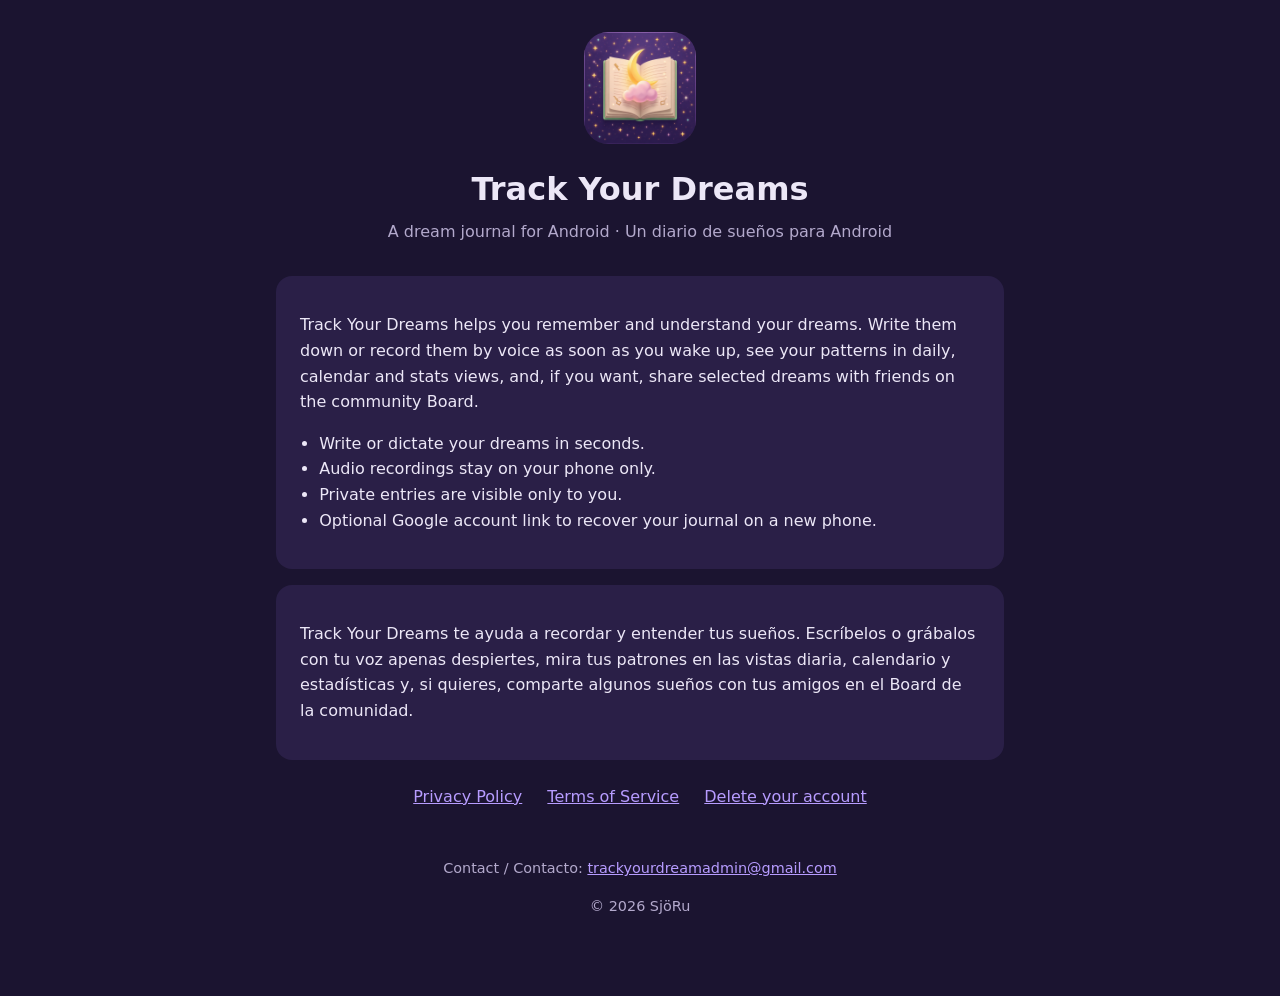
<file: index.html>
<!doctype html>
<html lang="en">
<head>
  <meta charset="utf-8">
  <meta name="viewport" content="width=device-width, initial-scale=1">
  <title>Track Your Dreams</title>
  <meta name="description" content="Track Your Dreams – a dream journal app for Android.">
  <link rel="icon" href="icon.png">
  <link rel="stylesheet" href="style.css">
</head>
<body>
<main>
  <header>
    <img src="icon.png" alt="Track Your Dreams logo">
    <h1>Track Your Dreams</h1>
    <p class="tagline">A dream journal for Android · Un diario de sueños para Android</p>
  </header>

  <div class="card">
    <p>Track Your Dreams helps you remember and understand your dreams. Write them down or record them by voice as soon as you wake up, see your patterns in daily, calendar and stats views, and, if you want, share selected dreams with friends on the community Board.</p>
    <ul>
      <li>Write or dictate your dreams in seconds.</li>
      <li>Audio recordings stay on your phone only.</li>
      <li>Private entries are visible only to you.</li>
      <li>Optional Google account link to recover your journal on a new phone.</li>
    </ul>
  </div>

  <div class="card">
    <p>Track Your Dreams te ayuda a recordar y entender tus sueños. Escríbelos o grábalos con tu voz apenas despiertes, mira tus patrones en las vistas diaria, calendario y estadísticas y, si quieres, comparte algunos sueños con tus amigos en el Board de la comunidad.</p>
  </div>

  <nav>
    <a href="privacy.html">Privacy Policy</a>
    <a href="terms.html">Terms of Service</a>
    <a href="delete-account.html">Delete your account</a>
  </nav>

  <footer>
    <p>Contact / Contacto: <a href="mailto:trackyourdreamadmin@gmail.com">trackyourdreamadmin@gmail.com</a></p>
    <p>© 2026 SjöRu</p>
  </footer>
</main>
</body>
</html>
</file>
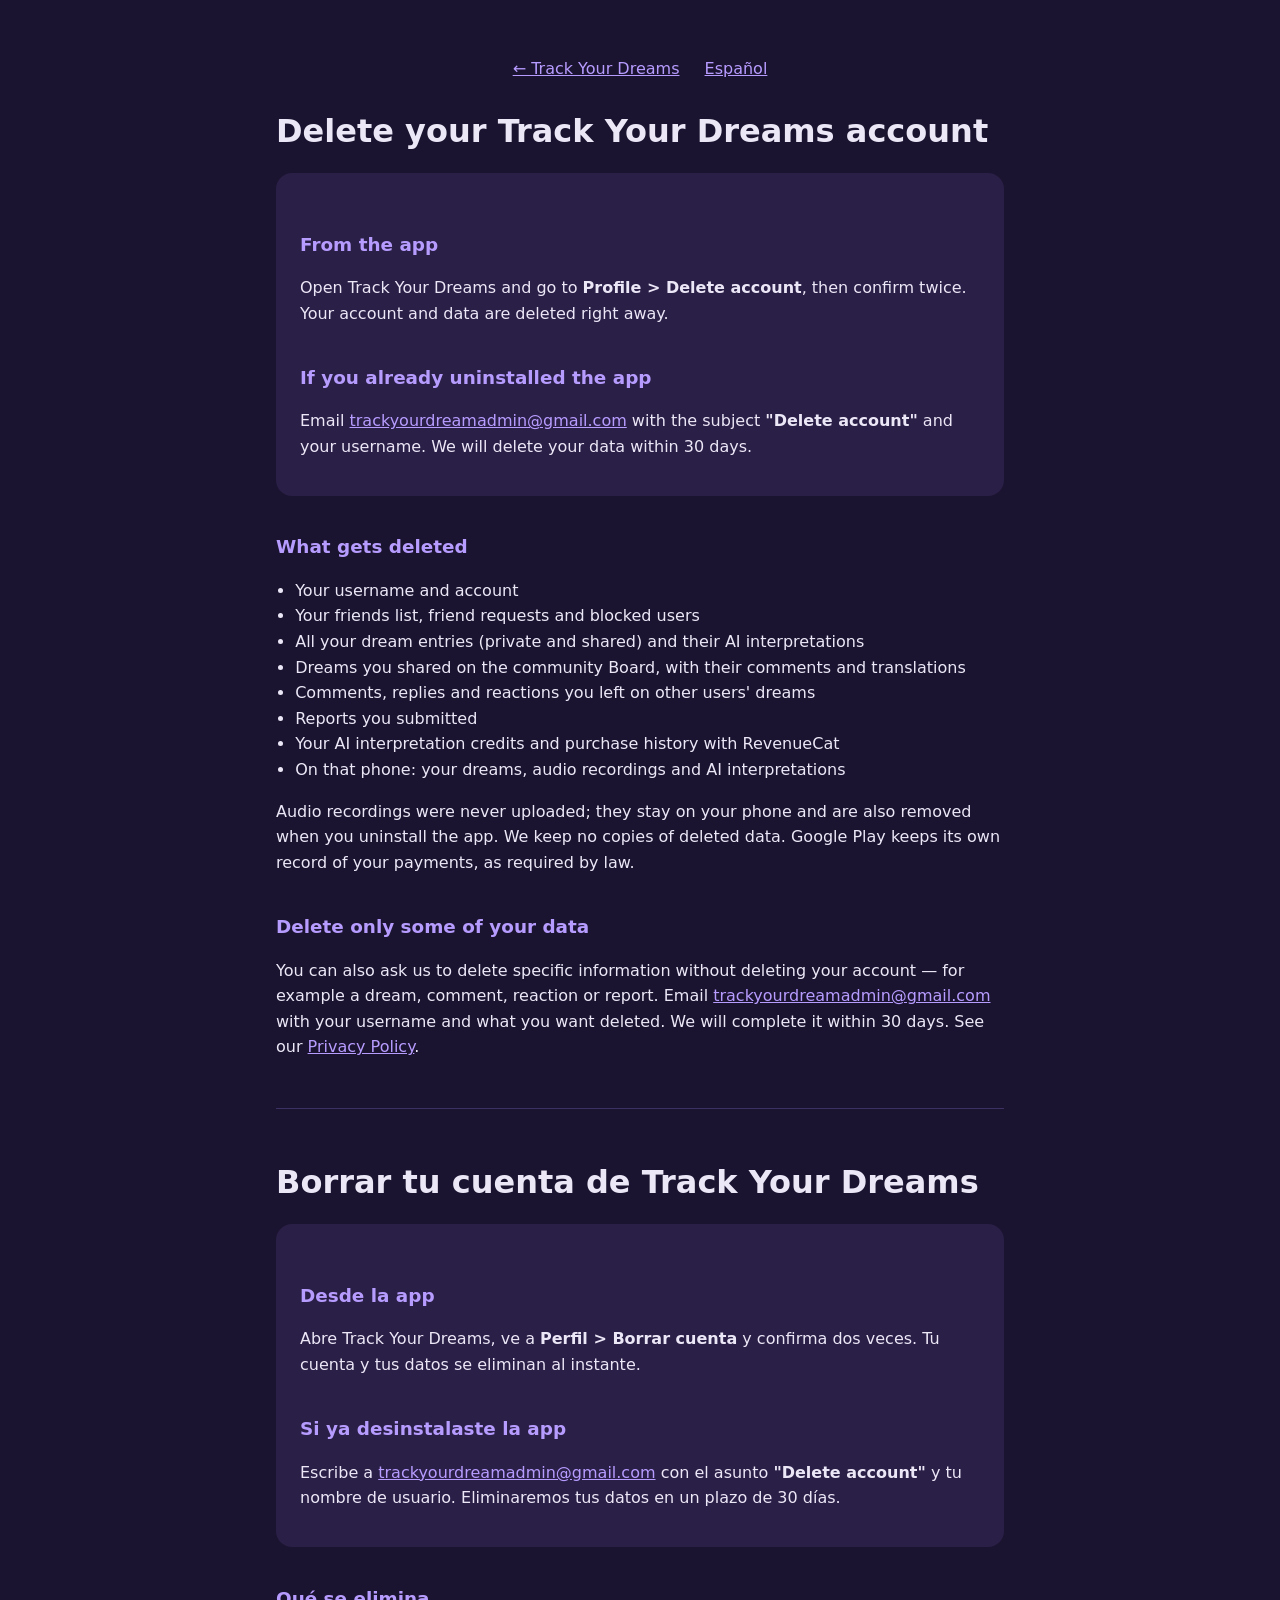
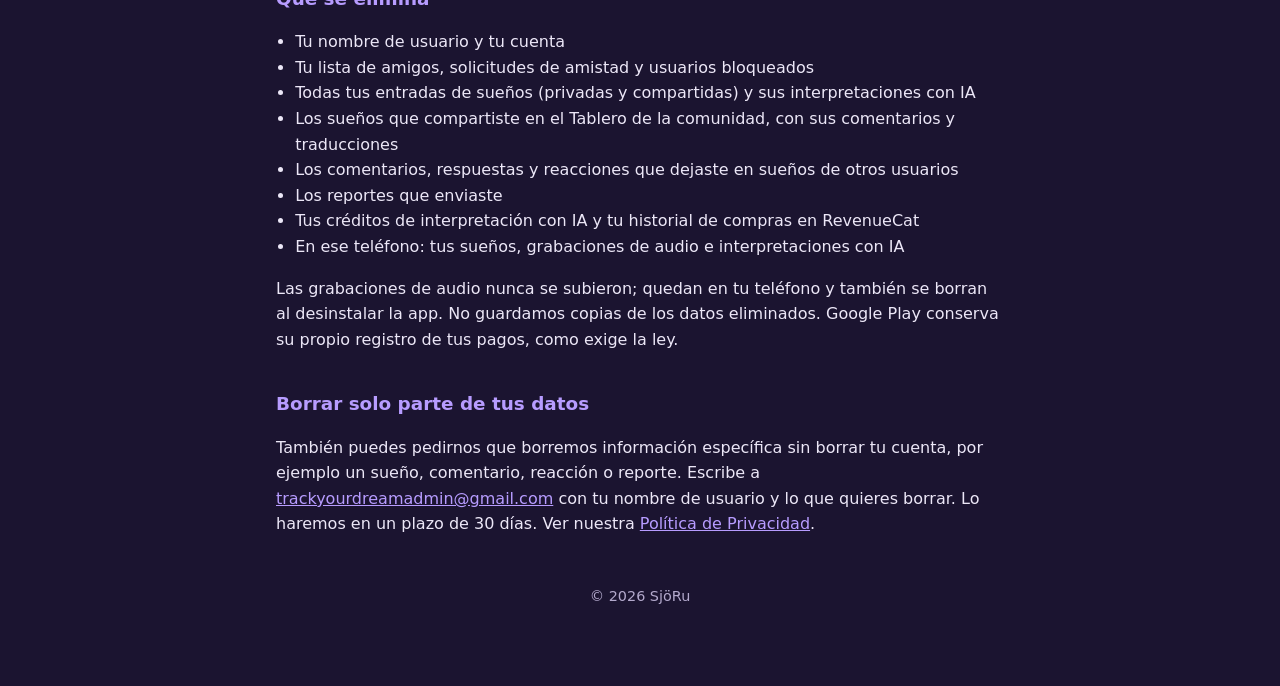
<file: delete-account.html>
<!doctype html>
<html lang="en">
<head>
  <meta charset="utf-8">
  <meta name="viewport" content="width=device-width, initial-scale=1">
  <title>Delete Account – Track Your Dreams</title>
  <link rel="icon" href="icon.png">
  <link rel="stylesheet" href="style.css">
</head>
<body>
<main>
  <nav><a href="index.html">← Track Your Dreams</a> <a href="#es">Español</a></nav>

  <h1>Delete your Track Your Dreams account</h1>

  <div class="card">
    <h2>From the app</h2>
    <p>Open Track Your Dreams and go to <strong>Profile &gt; Delete account</strong>, then confirm twice. Your account and data are deleted right away.</p>
    <h2>If you already uninstalled the app</h2>
    <p>Email <a href="mailto:trackyourdreamadmin@gmail.com?subject=Delete%20account">trackyourdreamadmin@gmail.com</a> with the subject <strong>"Delete account"</strong> and your username. We will delete your data within 30 days.</p>
  </div>

  <h2>What gets deleted</h2>
  <ul>
    <li>Your username and account</li>
    <li>Your friends list, friend requests and blocked users</li>
    <li>All your dream entries (private and shared) and their AI interpretations</li>
    <li>Dreams you shared on the community Board, with their comments and translations</li>
    <li>Comments, replies and reactions you left on other users' dreams</li>
    <li>Reports you submitted</li>
    <li>Your AI interpretation credits and purchase history with RevenueCat</li>
    <li>On that phone: your dreams, audio recordings and AI interpretations</li>
  </ul>
  <p>Audio recordings were never uploaded; they stay on your phone and are also removed when you uninstall the app. We keep no copies of deleted data. Google Play keeps its own record of your payments, as required by law.</p>

  <h2>Delete only some of your data</h2>
  <p>You can also ask us to delete specific information without deleting your account — for example a dream, comment, reaction or report. Email <a href="mailto:trackyourdreamadmin@gmail.com?subject=Data%20deletion%20request">trackyourdreamadmin@gmail.com</a> with your username and what you want deleted. We will complete it within 30 days. See our <a href="privacy.html">Privacy Policy</a>.</p>

  <hr id="es">

  <h1>Borrar tu cuenta de Track Your Dreams</h1>

  <div class="card">
    <h2>Desde la app</h2>
    <p>Abre Track Your Dreams, ve a <strong>Perfil &gt; Borrar cuenta</strong> y confirma dos veces. Tu cuenta y tus datos se eliminan al instante.</p>
    <h2>Si ya desinstalaste la app</h2>
    <p>Escribe a <a href="mailto:trackyourdreamadmin@gmail.com?subject=Delete%20account">trackyourdreamadmin@gmail.com</a> con el asunto <strong>"Delete account"</strong> y tu nombre de usuario. Eliminaremos tus datos en un plazo de 30 días.</p>
  </div>

  <h2>Qué se elimina</h2>
  <ul>
    <li>Tu nombre de usuario y tu cuenta</li>
    <li>Tu lista de amigos, solicitudes de amistad y usuarios bloqueados</li>
    <li>Todas tus entradas de sueños (privadas y compartidas) y sus interpretaciones con IA</li>
    <li>Los sueños que compartiste en el Tablero de la comunidad, con sus comentarios y traducciones</li>
    <li>Los comentarios, respuestas y reacciones que dejaste en sueños de otros usuarios</li>
    <li>Los reportes que enviaste</li>
    <li>Tus créditos de interpretación con IA y tu historial de compras en RevenueCat</li>
    <li>En ese teléfono: tus sueños, grabaciones de audio e interpretaciones con IA</li>
  </ul>
  <p>Las grabaciones de audio nunca se subieron; quedan en tu teléfono y también se borran al desinstalar la app. No guardamos copias de los datos eliminados. Google Play conserva su propio registro de tus pagos, como exige la ley.</p>

  <h2>Borrar solo parte de tus datos</h2>
  <p>También puedes pedirnos que borremos información específica sin borrar tu cuenta, por ejemplo un sueño, comentario, reacción o reporte. Escribe a <a href="mailto:trackyourdreamadmin@gmail.com?subject=Data%20deletion%20request">trackyourdreamadmin@gmail.com</a> con tu nombre de usuario y lo que quieres borrar. Lo haremos en un plazo de 30 días. Ver nuestra <a href="privacy.html#es">Política de Privacidad</a>.</p>

  <footer><p>© 2026 SjöRu</p></footer>
</main>
</body>
</html>
</file>
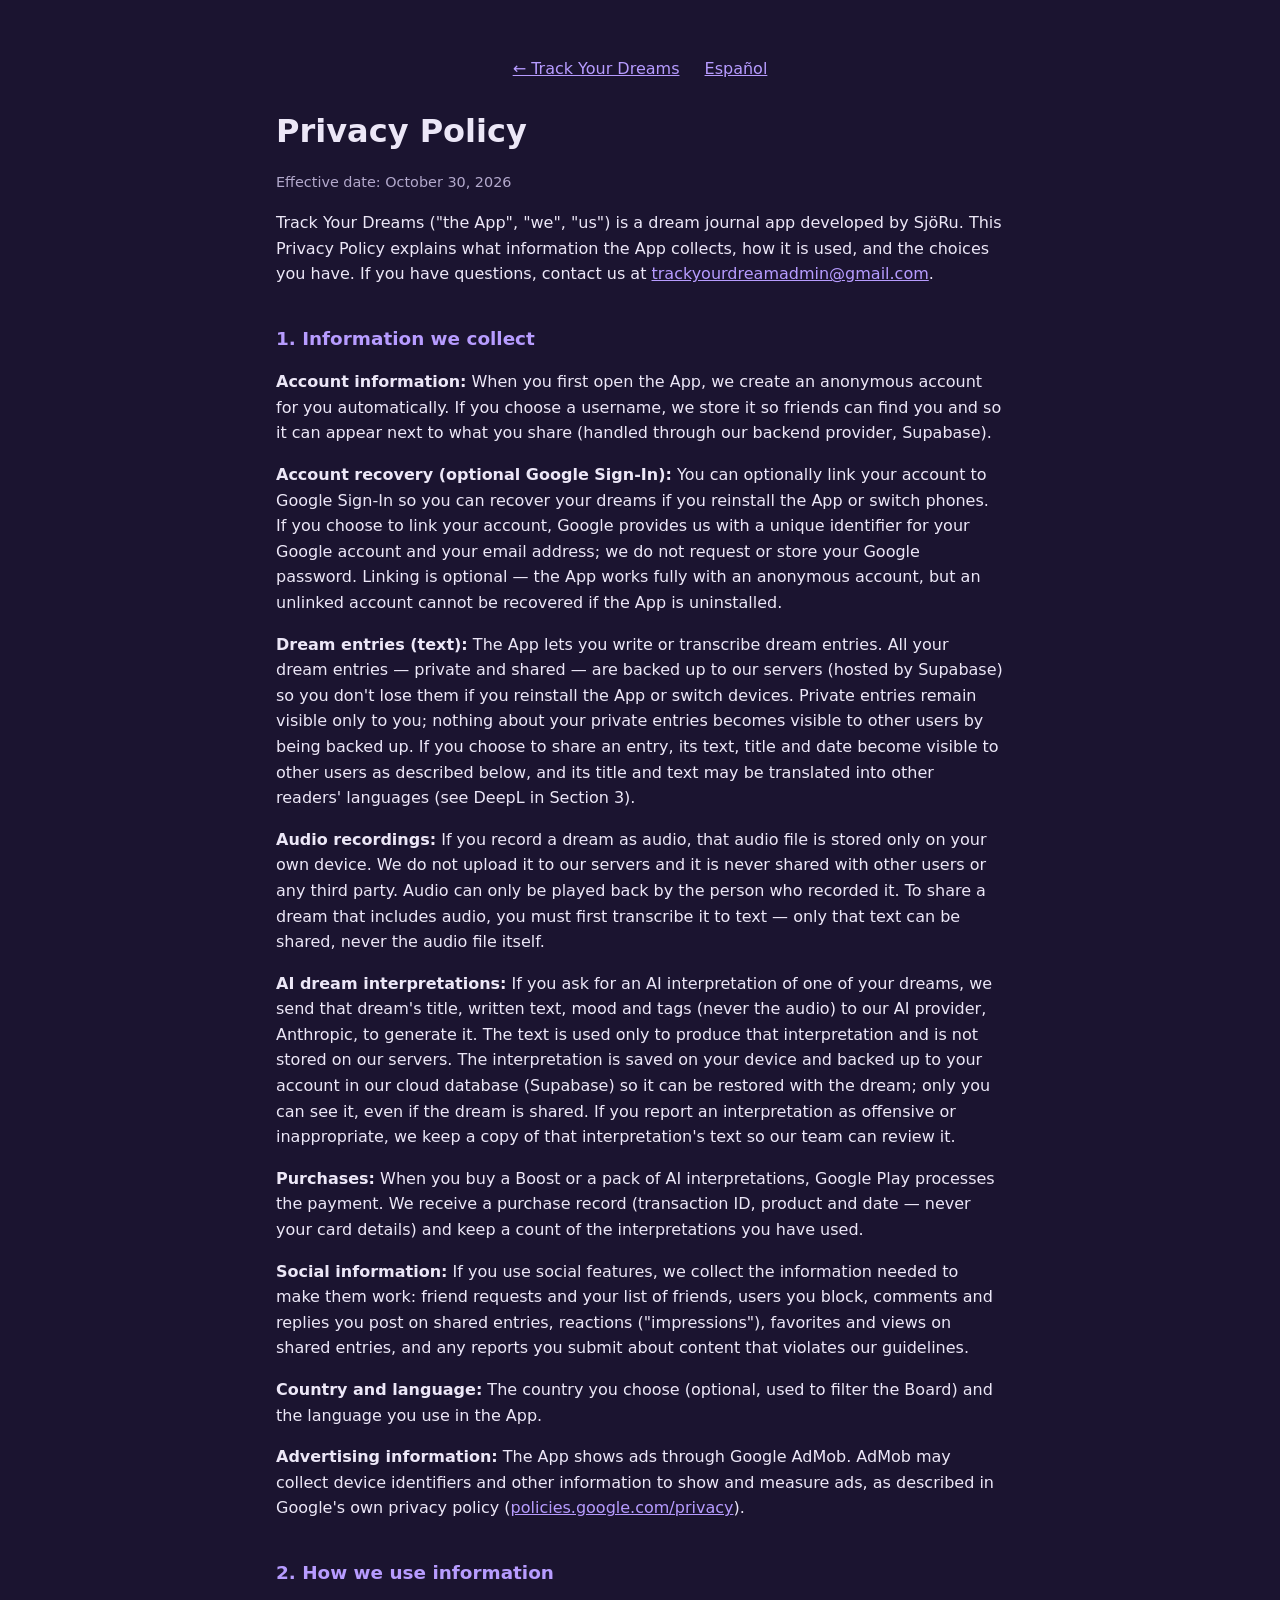
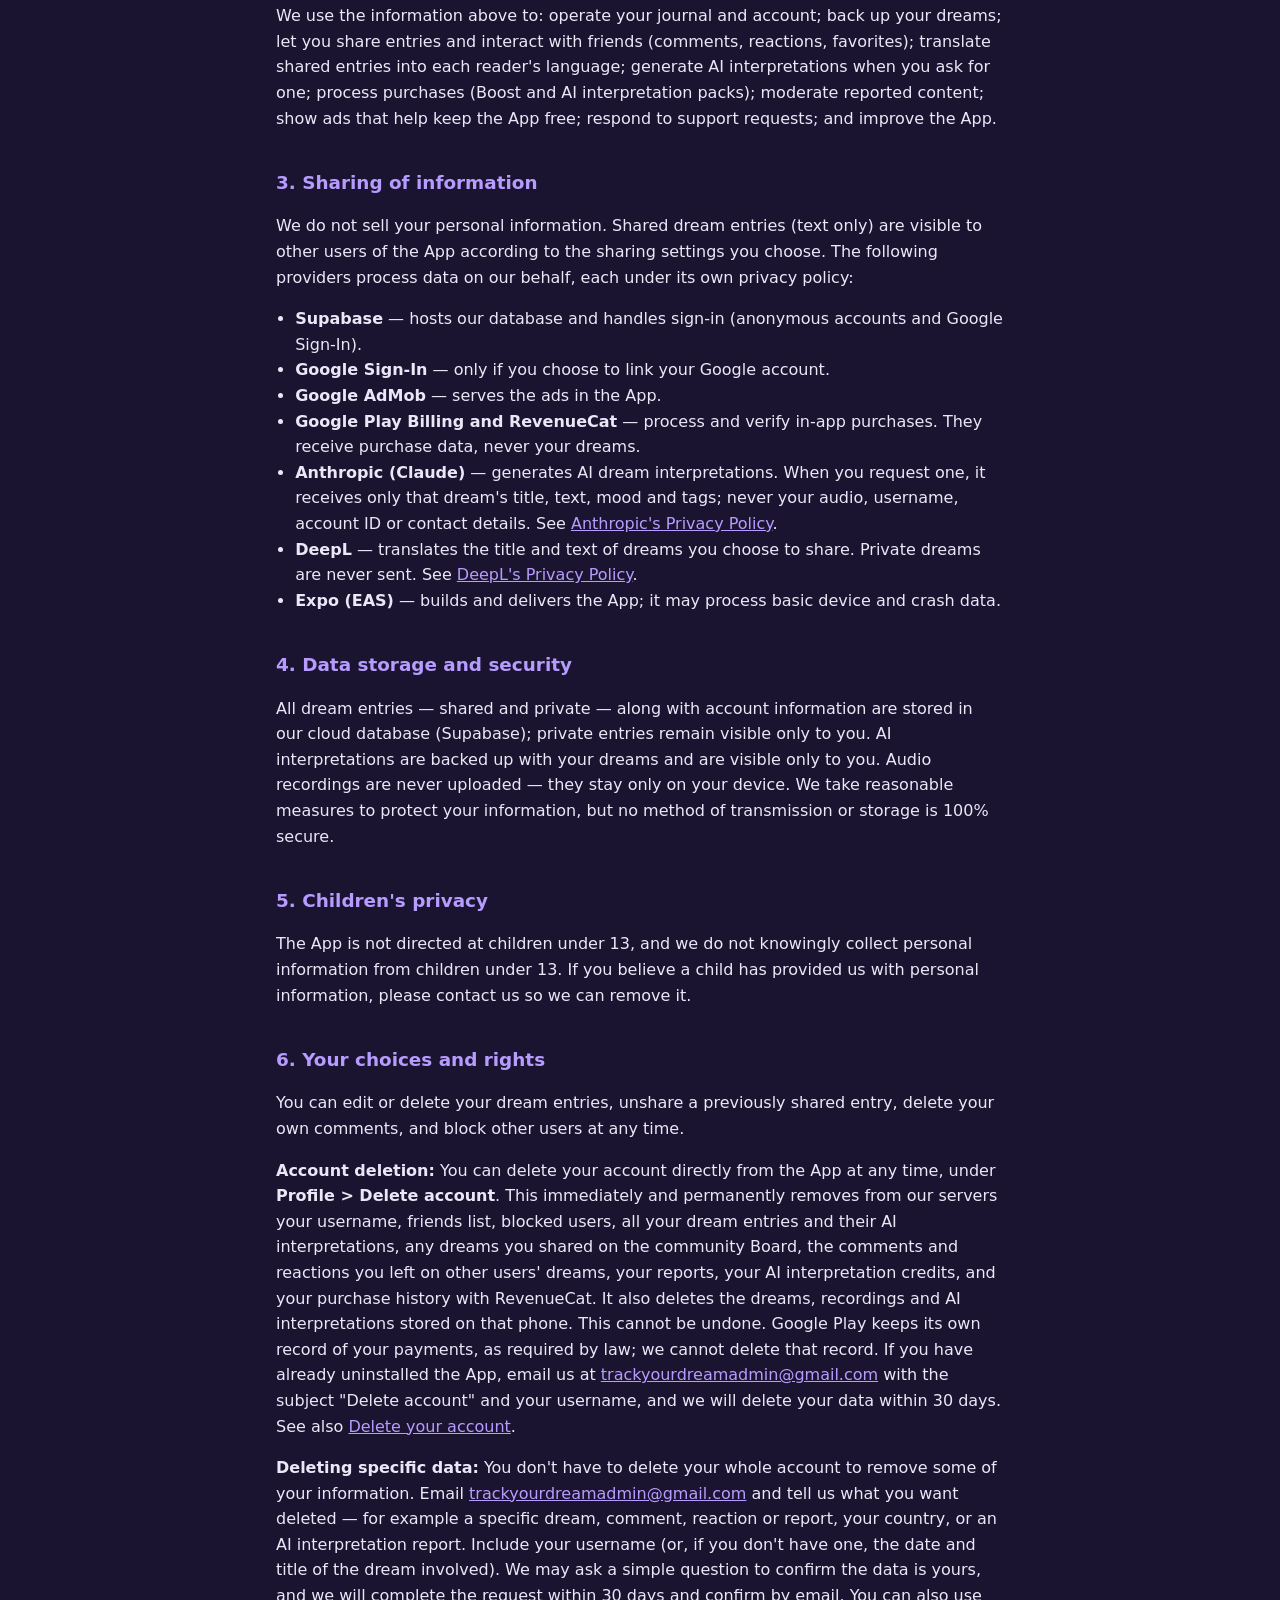
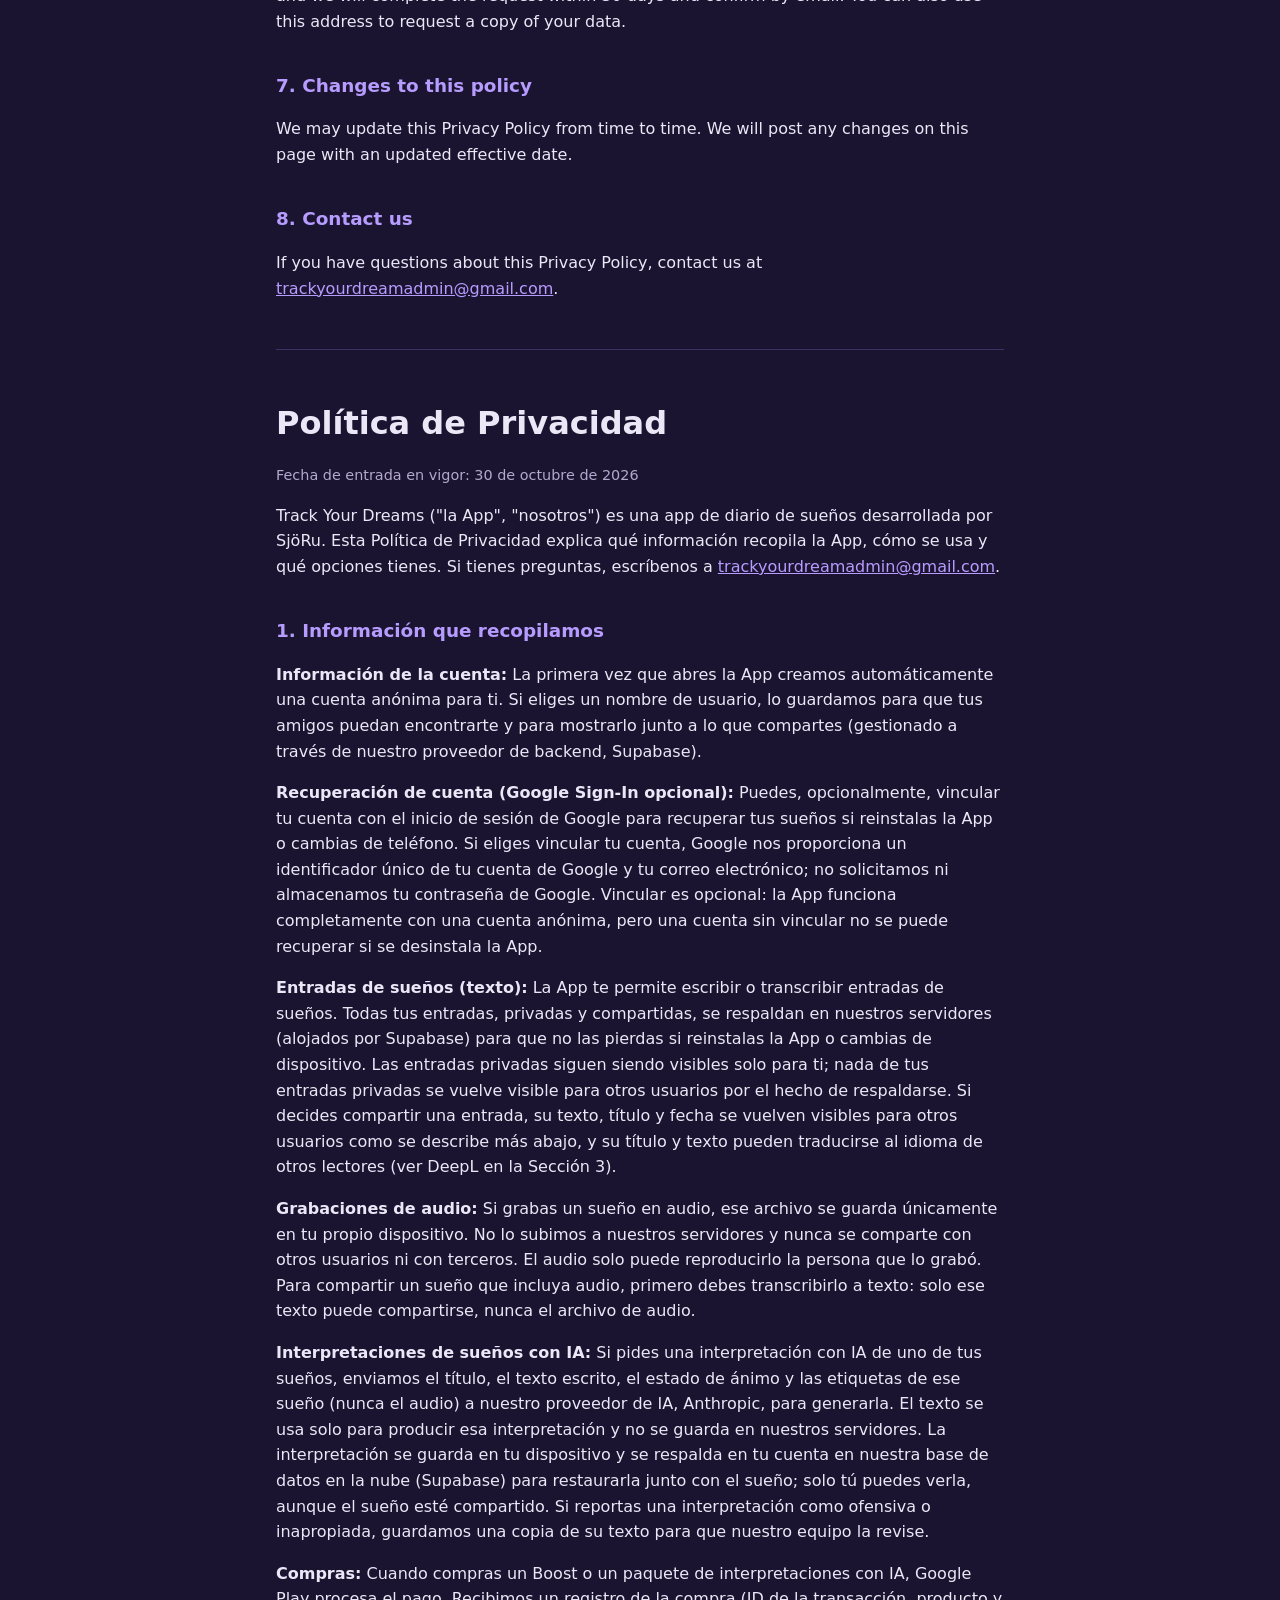
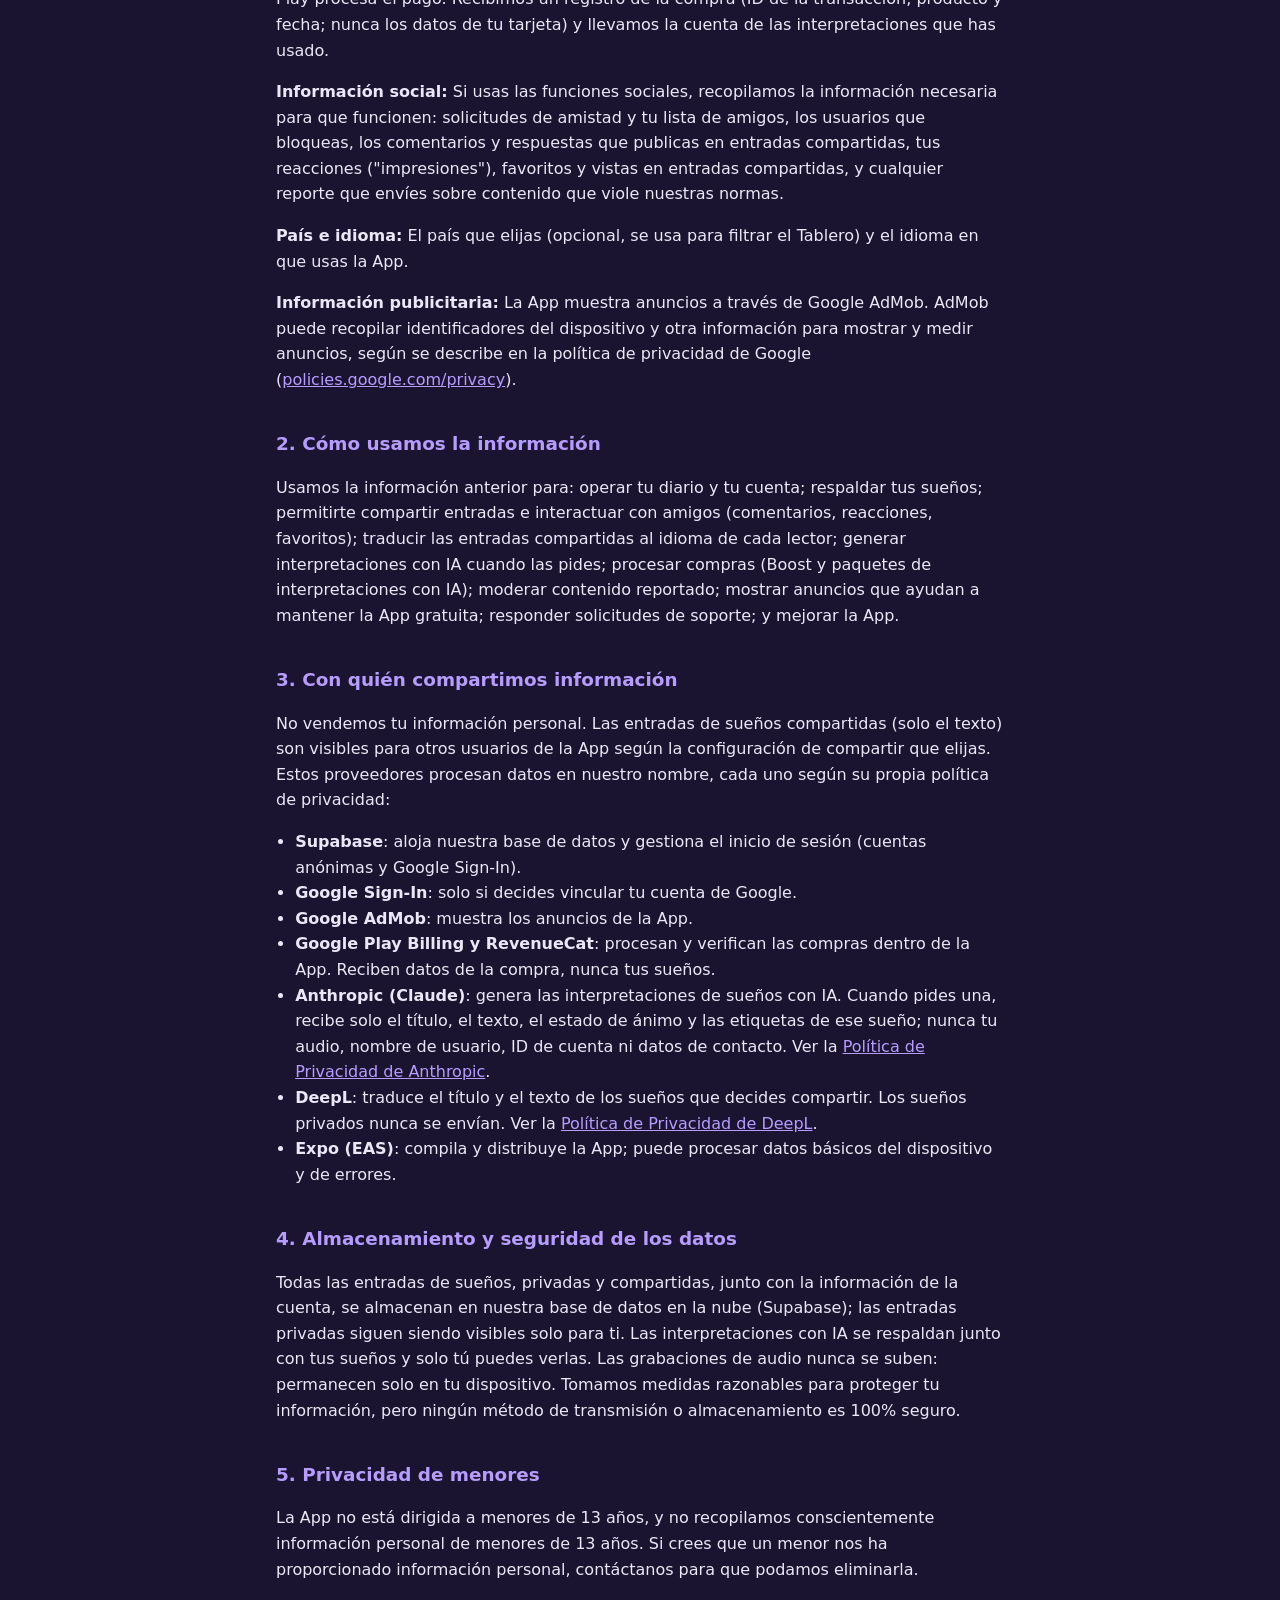
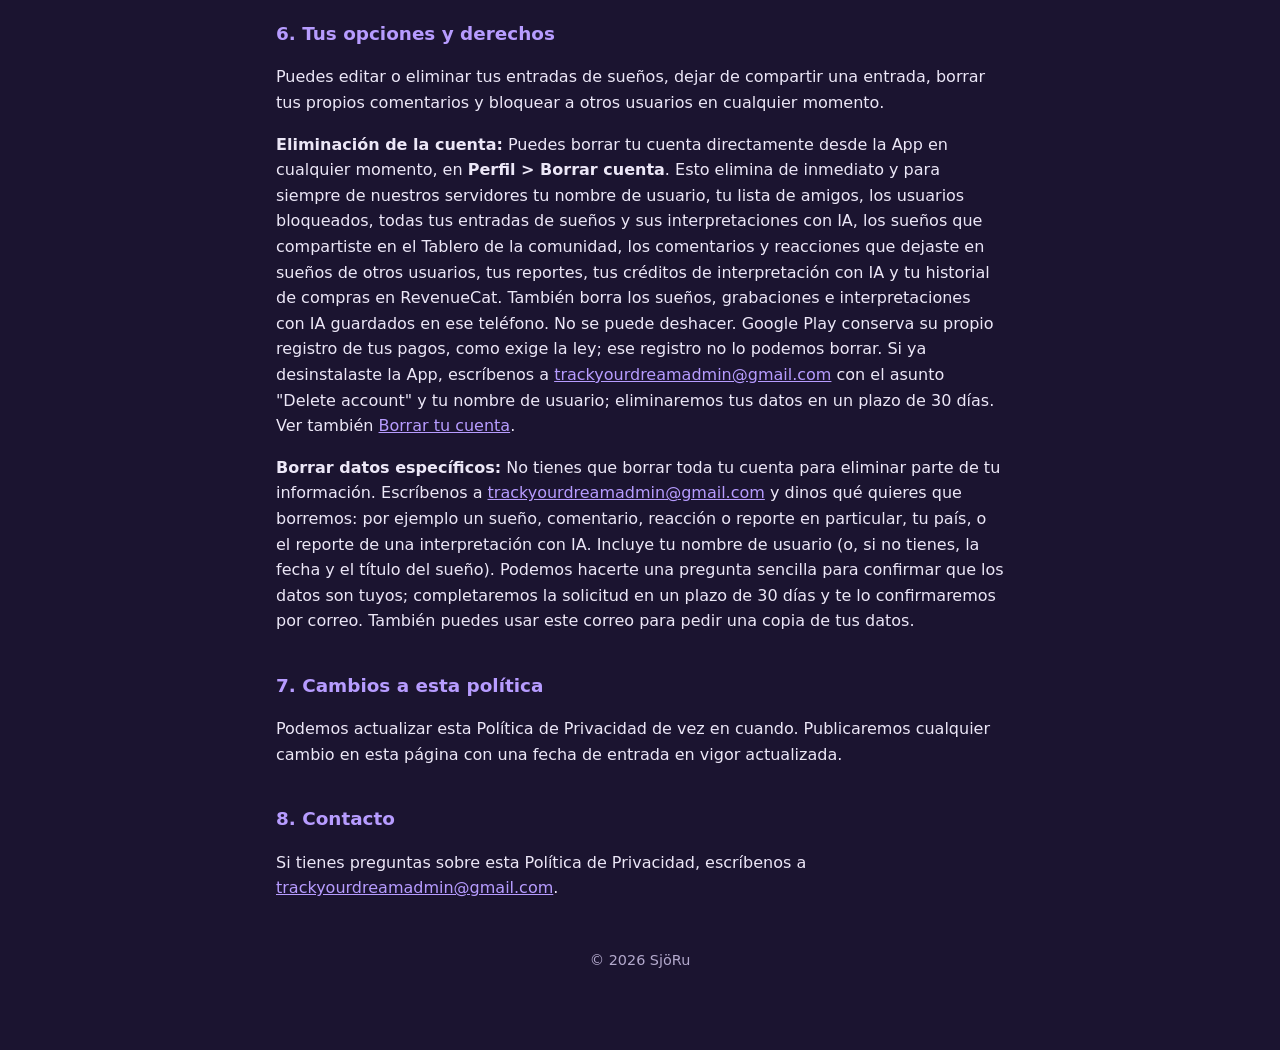
<file: privacy.html>
<!doctype html>
<html lang="en">
<head>
  <meta charset="utf-8">
  <meta name="viewport" content="width=device-width, initial-scale=1">
  <title>Privacy Policy – Track Your Dreams</title>
  <link rel="icon" href="icon.png">
  <link rel="stylesheet" href="style.css">
</head>
<body>
<main>
  <nav><a href="index.html">← Track Your Dreams</a> <a href="#es">Español</a></nav>

  <h1>Privacy Policy</h1>
  <p class="small">Effective date: October 30, 2026</p>

  <p>Track Your Dreams ("the App", "we", "us") is a dream journal app developed by SjöRu. This Privacy Policy explains what information the App collects, how it is used, and the choices you have. If you have questions, contact us at <a href="mailto:trackyourdreamadmin@gmail.com">trackyourdreamadmin@gmail.com</a>.</p>

  <h2>1. Information we collect</h2>
  <p><strong>Account information:</strong> When you first open the App, we create an anonymous account for you automatically. If you choose a username, we store it so friends can find you and so it can appear next to what you share (handled through our backend provider, Supabase).</p>
  <p><strong>Account recovery (optional Google Sign-In):</strong> You can optionally link your account to Google Sign-In so you can recover your dreams if you reinstall the App or switch phones. If you choose to link your account, Google provides us with a unique identifier for your Google account and your email address; we do not request or store your Google password. Linking is optional — the App works fully with an anonymous account, but an unlinked account cannot be recovered if the App is uninstalled.</p>
  <p><strong>Dream entries (text):</strong> The App lets you write or transcribe dream entries. All your dream entries — private and shared — are backed up to our servers (hosted by Supabase) so you don't lose them if you reinstall the App or switch devices. Private entries remain visible only to you; nothing about your private entries becomes visible to other users by being backed up. If you choose to share an entry, its text, title and date become visible to other users as described below, and its title and text may be translated into other readers' languages (see DeepL in Section 3).</p>
  <p><strong>Audio recordings:</strong> If you record a dream as audio, that audio file is stored only on your own device. We do not upload it to our servers and it is never shared with other users or any third party. Audio can only be played back by the person who recorded it. To share a dream that includes audio, you must first transcribe it to text — only that text can be shared, never the audio file itself.</p>
  <p><strong>AI dream interpretations:</strong> If you ask for an AI interpretation of one of your dreams, we send that dream's title, written text, mood and tags (never the audio) to our AI provider, Anthropic, to generate it. The text is used only to produce that interpretation and is not stored on our servers. The interpretation is saved on your device and backed up to your account in our cloud database (Supabase) so it can be restored with the dream; only you can see it, even if the dream is shared. If you report an interpretation as offensive or inappropriate, we keep a copy of that interpretation's text so our team can review it.</p>
  <p><strong>Purchases:</strong> When you buy a Boost or a pack of AI interpretations, Google Play processes the payment. We receive a purchase record (transaction ID, product and date — never your card details) and keep a count of the interpretations you have used.</p>
  <p><strong>Social information:</strong> If you use social features, we collect the information needed to make them work: friend requests and your list of friends, users you block, comments and replies you post on shared entries, reactions ("impressions"), favorites and views on shared entries, and any reports you submit about content that violates our guidelines.</p>
  <p><strong>Country and language:</strong> The country you choose (optional, used to filter the Board) and the language you use in the App.</p>
  <p><strong>Advertising information:</strong> The App shows ads through Google AdMob. AdMob may collect device identifiers and other information to show and measure ads, as described in Google's own privacy policy (<a href="https://policies.google.com/privacy">policies.google.com/privacy</a>).</p>

  <h2>2. How we use information</h2>
  <p>We use the information above to: operate your journal and account; back up your dreams; let you share entries and interact with friends (comments, reactions, favorites); translate shared entries into each reader's language; generate AI interpretations when you ask for one; process purchases (Boost and AI interpretation packs); moderate reported content; show ads that help keep the App free; respond to support requests; and improve the App.</p>

  <h2>3. Sharing of information</h2>
  <p>We do not sell your personal information. Shared dream entries (text only) are visible to other users of the App according to the sharing settings you choose. The following providers process data on our behalf, each under its own privacy policy:</p>
  <ul>
    <li><strong>Supabase</strong> — hosts our database and handles sign-in (anonymous accounts and Google Sign-In).</li>
    <li><strong>Google Sign-In</strong> — only if you choose to link your Google account.</li>
    <li><strong>Google AdMob</strong> — serves the ads in the App.</li>
    <li><strong>Google Play Billing and RevenueCat</strong> — process and verify in-app purchases. They receive purchase data, never your dreams.</li>
    <li><strong>Anthropic (Claude)</strong> — generates AI dream interpretations. When you request one, it receives only that dream's title, text, mood and tags; never your audio, username, account ID or contact details. See <a href="https://www.anthropic.com/legal/privacy">Anthropic's Privacy Policy</a>.</li>
    <li><strong>DeepL</strong> — translates the title and text of dreams you choose to share. Private dreams are never sent. See <a href="https://www.deepl.com/privacy">DeepL's Privacy Policy</a>.</li>
    <li><strong>Expo (EAS)</strong> — builds and delivers the App; it may process basic device and crash data.</li>
  </ul>

  <h2>4. Data storage and security</h2>
  <p>All dream entries — shared and private — along with account information are stored in our cloud database (Supabase); private entries remain visible only to you. AI interpretations are backed up with your dreams and are visible only to you. Audio recordings are never uploaded — they stay only on your device. We take reasonable measures to protect your information, but no method of transmission or storage is 100% secure.</p>

  <h2>5. Children's privacy</h2>
  <p>The App is not directed at children under 13, and we do not knowingly collect personal information from children under 13. If you believe a child has provided us with personal information, please contact us so we can remove it.</p>

  <h2>6. Your choices and rights</h2>
  <p>You can edit or delete your dream entries, unshare a previously shared entry, delete your own comments, and block other users at any time.</p>
  <p><strong>Account deletion:</strong> You can delete your account directly from the App at any time, under <strong>Profile &gt; Delete account</strong>. This immediately and permanently removes from our servers your username, friends list, blocked users, all your dream entries and their AI interpretations, any dreams you shared on the community Board, the comments and reactions you left on other users' dreams, your reports, your AI interpretation credits, and your purchase history with RevenueCat. It also deletes the dreams, recordings and AI interpretations stored on that phone. This cannot be undone. Google Play keeps its own record of your payments, as required by law; we cannot delete that record. If you have already uninstalled the App, email us at <a href="mailto:trackyourdreamadmin@gmail.com?subject=Delete%20account">trackyourdreamadmin@gmail.com</a> with the subject "Delete account" and your username, and we will delete your data within 30 days. See also <a href="delete-account.html">Delete your account</a>.</p>
  <p><strong>Deleting specific data:</strong> You don't have to delete your whole account to remove some of your information. Email <a href="mailto:trackyourdreamadmin@gmail.com?subject=Data%20deletion%20request">trackyourdreamadmin@gmail.com</a> and tell us what you want deleted — for example a specific dream, comment, reaction or report, your country, or an AI interpretation report. Include your username (or, if you don't have one, the date and title of the dream involved). We may ask a simple question to confirm the data is yours, and we will complete the request within 30 days and confirm by email. You can also use this address to request a copy of your data.</p>

  <h2>7. Changes to this policy</h2>
  <p>We may update this Privacy Policy from time to time. We will post any changes on this page with an updated effective date.</p>

  <h2>8. Contact us</h2>
  <p>If you have questions about this Privacy Policy, contact us at <a href="mailto:trackyourdreamadmin@gmail.com">trackyourdreamadmin@gmail.com</a>.</p>

  <hr id="es">

  <h1>Política de Privacidad</h1>
  <p class="small">Fecha de entrada en vigor: 30 de octubre de 2026</p>

  <p>Track Your Dreams ("la App", "nosotros") es una app de diario de sueños desarrollada por SjöRu. Esta Política de Privacidad explica qué información recopila la App, cómo se usa y qué opciones tienes. Si tienes preguntas, escríbenos a <a href="mailto:trackyourdreamadmin@gmail.com">trackyourdreamadmin@gmail.com</a>.</p>

  <h2>1. Información que recopilamos</h2>
  <p><strong>Información de la cuenta:</strong> La primera vez que abres la App creamos automáticamente una cuenta anónima para ti. Si eliges un nombre de usuario, lo guardamos para que tus amigos puedan encontrarte y para mostrarlo junto a lo que compartes (gestionado a través de nuestro proveedor de backend, Supabase).</p>
  <p><strong>Recuperación de cuenta (Google Sign-In opcional):</strong> Puedes, opcionalmente, vincular tu cuenta con el inicio de sesión de Google para recuperar tus sueños si reinstalas la App o cambias de teléfono. Si eliges vincular tu cuenta, Google nos proporciona un identificador único de tu cuenta de Google y tu correo electrónico; no solicitamos ni almacenamos tu contraseña de Google. Vincular es opcional: la App funciona completamente con una cuenta anónima, pero una cuenta sin vincular no se puede recuperar si se desinstala la App.</p>
  <p><strong>Entradas de sueños (texto):</strong> La App te permite escribir o transcribir entradas de sueños. Todas tus entradas, privadas y compartidas, se respaldan en nuestros servidores (alojados por Supabase) para que no las pierdas si reinstalas la App o cambias de dispositivo. Las entradas privadas siguen siendo visibles solo para ti; nada de tus entradas privadas se vuelve visible para otros usuarios por el hecho de respaldarse. Si decides compartir una entrada, su texto, título y fecha se vuelven visibles para otros usuarios como se describe más abajo, y su título y texto pueden traducirse al idioma de otros lectores (ver DeepL en la Sección 3).</p>
  <p><strong>Grabaciones de audio:</strong> Si grabas un sueño en audio, ese archivo se guarda únicamente en tu propio dispositivo. No lo subimos a nuestros servidores y nunca se comparte con otros usuarios ni con terceros. El audio solo puede reproducirlo la persona que lo grabó. Para compartir un sueño que incluya audio, primero debes transcribirlo a texto: solo ese texto puede compartirse, nunca el archivo de audio.</p>
  <p><strong>Interpretaciones de sueños con IA:</strong> Si pides una interpretación con IA de uno de tus sueños, enviamos el título, el texto escrito, el estado de ánimo y las etiquetas de ese sueño (nunca el audio) a nuestro proveedor de IA, Anthropic, para generarla. El texto se usa solo para producir esa interpretación y no se guarda en nuestros servidores. La interpretación se guarda en tu dispositivo y se respalda en tu cuenta en nuestra base de datos en la nube (Supabase) para restaurarla junto con el sueño; solo tú puedes verla, aunque el sueño esté compartido. Si reportas una interpretación como ofensiva o inapropiada, guardamos una copia de su texto para que nuestro equipo la revise.</p>
  <p><strong>Compras:</strong> Cuando compras un Boost o un paquete de interpretaciones con IA, Google Play procesa el pago. Recibimos un registro de la compra (ID de la transacción, producto y fecha; nunca los datos de tu tarjeta) y llevamos la cuenta de las interpretaciones que has usado.</p>
  <p><strong>Información social:</strong> Si usas las funciones sociales, recopilamos la información necesaria para que funcionen: solicitudes de amistad y tu lista de amigos, los usuarios que bloqueas, los comentarios y respuestas que publicas en entradas compartidas, tus reacciones ("impresiones"), favoritos y vistas en entradas compartidas, y cualquier reporte que envíes sobre contenido que viole nuestras normas.</p>
  <p><strong>País e idioma:</strong> El país que elijas (opcional, se usa para filtrar el Tablero) y el idioma en que usas la App.</p>
  <p><strong>Información publicitaria:</strong> La App muestra anuncios a través de Google AdMob. AdMob puede recopilar identificadores del dispositivo y otra información para mostrar y medir anuncios, según se describe en la política de privacidad de Google (<a href="https://policies.google.com/privacy">policies.google.com/privacy</a>).</p>

  <h2>2. Cómo usamos la información</h2>
  <p>Usamos la información anterior para: operar tu diario y tu cuenta; respaldar tus sueños; permitirte compartir entradas e interactuar con amigos (comentarios, reacciones, favoritos); traducir las entradas compartidas al idioma de cada lector; generar interpretaciones con IA cuando las pides; procesar compras (Boost y paquetes de interpretaciones con IA); moderar contenido reportado; mostrar anuncios que ayudan a mantener la App gratuita; responder solicitudes de soporte; y mejorar la App.</p>

  <h2>3. Con quién compartimos información</h2>
  <p>No vendemos tu información personal. Las entradas de sueños compartidas (solo el texto) son visibles para otros usuarios de la App según la configuración de compartir que elijas. Estos proveedores procesan datos en nuestro nombre, cada uno según su propia política de privacidad:</p>
  <ul>
    <li><strong>Supabase</strong>: aloja nuestra base de datos y gestiona el inicio de sesión (cuentas anónimas y Google Sign-In).</li>
    <li><strong>Google Sign-In</strong>: solo si decides vincular tu cuenta de Google.</li>
    <li><strong>Google AdMob</strong>: muestra los anuncios de la App.</li>
    <li><strong>Google Play Billing y RevenueCat</strong>: procesan y verifican las compras dentro de la App. Reciben datos de la compra, nunca tus sueños.</li>
    <li><strong>Anthropic (Claude)</strong>: genera las interpretaciones de sueños con IA. Cuando pides una, recibe solo el título, el texto, el estado de ánimo y las etiquetas de ese sueño; nunca tu audio, nombre de usuario, ID de cuenta ni datos de contacto. Ver la <a href="https://www.anthropic.com/legal/privacy">Política de Privacidad de Anthropic</a>.</li>
    <li><strong>DeepL</strong>: traduce el título y el texto de los sueños que decides compartir. Los sueños privados nunca se envían. Ver la <a href="https://www.deepl.com/privacy">Política de Privacidad de DeepL</a>.</li>
    <li><strong>Expo (EAS)</strong>: compila y distribuye la App; puede procesar datos básicos del dispositivo y de errores.</li>
  </ul>

  <h2>4. Almacenamiento y seguridad de los datos</h2>
  <p>Todas las entradas de sueños, privadas y compartidas, junto con la información de la cuenta, se almacenan en nuestra base de datos en la nube (Supabase); las entradas privadas siguen siendo visibles solo para ti. Las interpretaciones con IA se respaldan junto con tus sueños y solo tú puedes verlas. Las grabaciones de audio nunca se suben: permanecen solo en tu dispositivo. Tomamos medidas razonables para proteger tu información, pero ningún método de transmisión o almacenamiento es 100% seguro.</p>

  <h2>5. Privacidad de menores</h2>
  <p>La App no está dirigida a menores de 13 años, y no recopilamos conscientemente información personal de menores de 13 años. Si crees que un menor nos ha proporcionado información personal, contáctanos para que podamos eliminarla.</p>

  <h2>6. Tus opciones y derechos</h2>
  <p>Puedes editar o eliminar tus entradas de sueños, dejar de compartir una entrada, borrar tus propios comentarios y bloquear a otros usuarios en cualquier momento.</p>
  <p><strong>Eliminación de la cuenta:</strong> Puedes borrar tu cuenta directamente desde la App en cualquier momento, en <strong>Perfil &gt; Borrar cuenta</strong>. Esto elimina de inmediato y para siempre de nuestros servidores tu nombre de usuario, tu lista de amigos, los usuarios bloqueados, todas tus entradas de sueños y sus interpretaciones con IA, los sueños que compartiste en el Tablero de la comunidad, los comentarios y reacciones que dejaste en sueños de otros usuarios, tus reportes, tus créditos de interpretación con IA y tu historial de compras en RevenueCat. También borra los sueños, grabaciones e interpretaciones con IA guardados en ese teléfono. No se puede deshacer. Google Play conserva su propio registro de tus pagos, como exige la ley; ese registro no lo podemos borrar. Si ya desinstalaste la App, escríbenos a <a href="mailto:trackyourdreamadmin@gmail.com?subject=Delete%20account">trackyourdreamadmin@gmail.com</a> con el asunto "Delete account" y tu nombre de usuario; eliminaremos tus datos en un plazo de 30 días. Ver también <a href="delete-account.html#es">Borrar tu cuenta</a>.</p>
  <p><strong>Borrar datos específicos:</strong> No tienes que borrar toda tu cuenta para eliminar parte de tu información. Escríbenos a <a href="mailto:trackyourdreamadmin@gmail.com?subject=Data%20deletion%20request">trackyourdreamadmin@gmail.com</a> y dinos qué quieres que borremos: por ejemplo un sueño, comentario, reacción o reporte en particular, tu país, o el reporte de una interpretación con IA. Incluye tu nombre de usuario (o, si no tienes, la fecha y el título del sueño). Podemos hacerte una pregunta sencilla para confirmar que los datos son tuyos; completaremos la solicitud en un plazo de 30 días y te lo confirmaremos por correo. También puedes usar este correo para pedir una copia de tus datos.</p>

  <h2>7. Cambios a esta política</h2>
  <p>Podemos actualizar esta Política de Privacidad de vez en cuando. Publicaremos cualquier cambio en esta página con una fecha de entrada en vigor actualizada.</p>

  <h2>8. Contacto</h2>
  <p>Si tienes preguntas sobre esta Política de Privacidad, escríbenos a <a href="mailto:trackyourdreamadmin@gmail.com">trackyourdreamadmin@gmail.com</a>.</p>

  <footer><p>© 2026 SjöRu</p></footer>
</main>
</body>
</html>
</file>
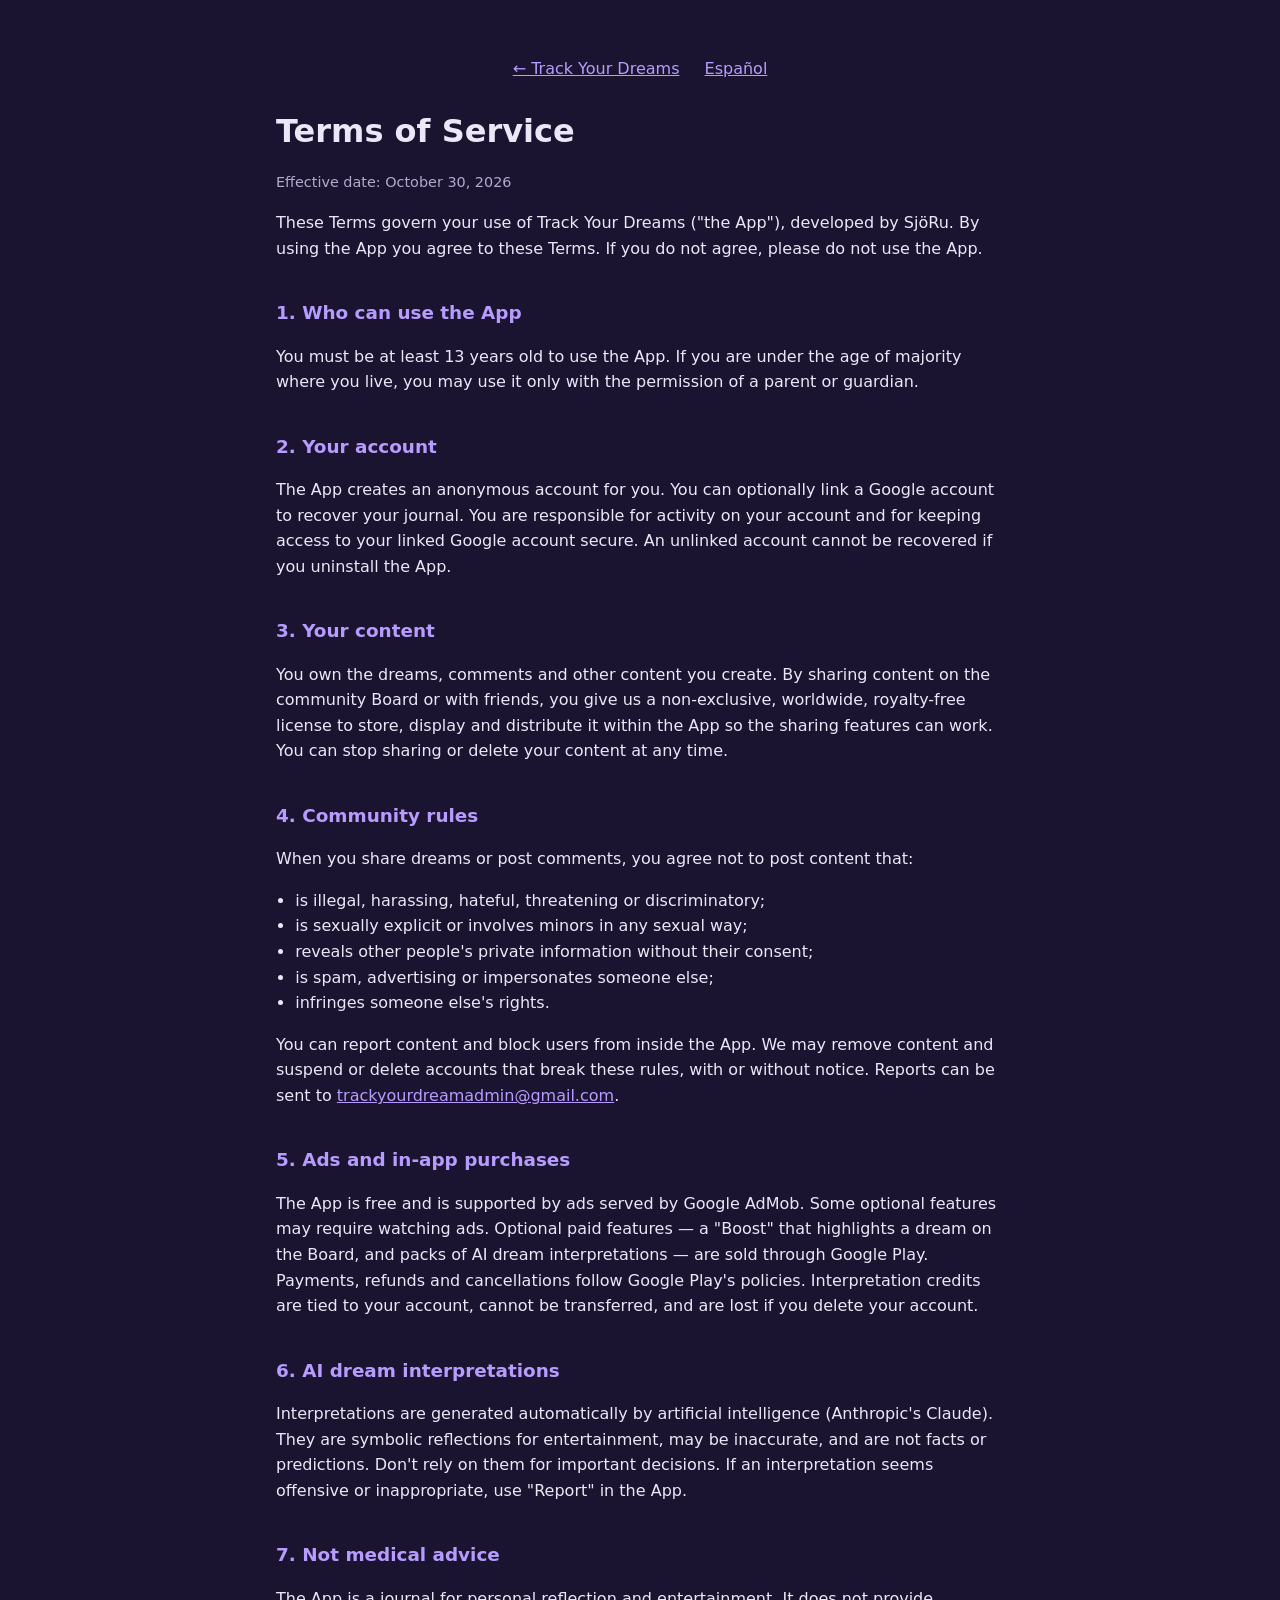
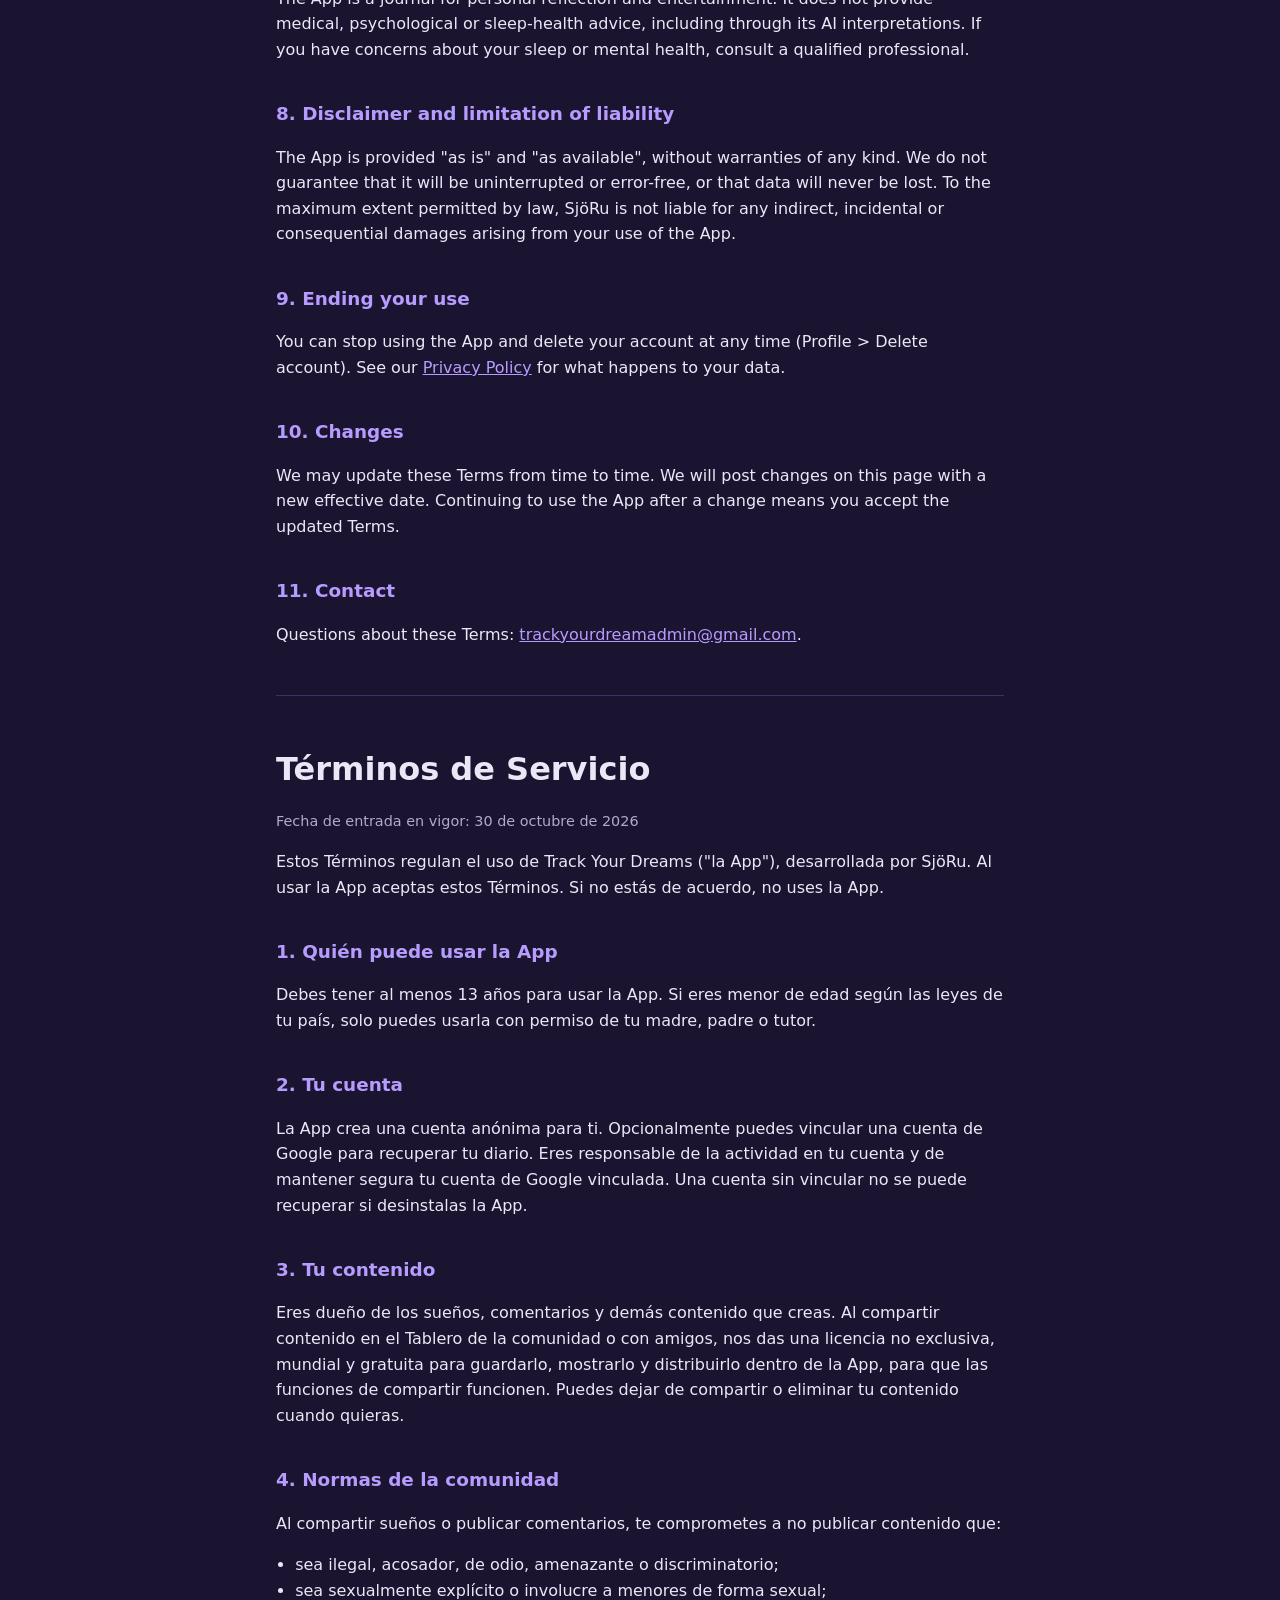
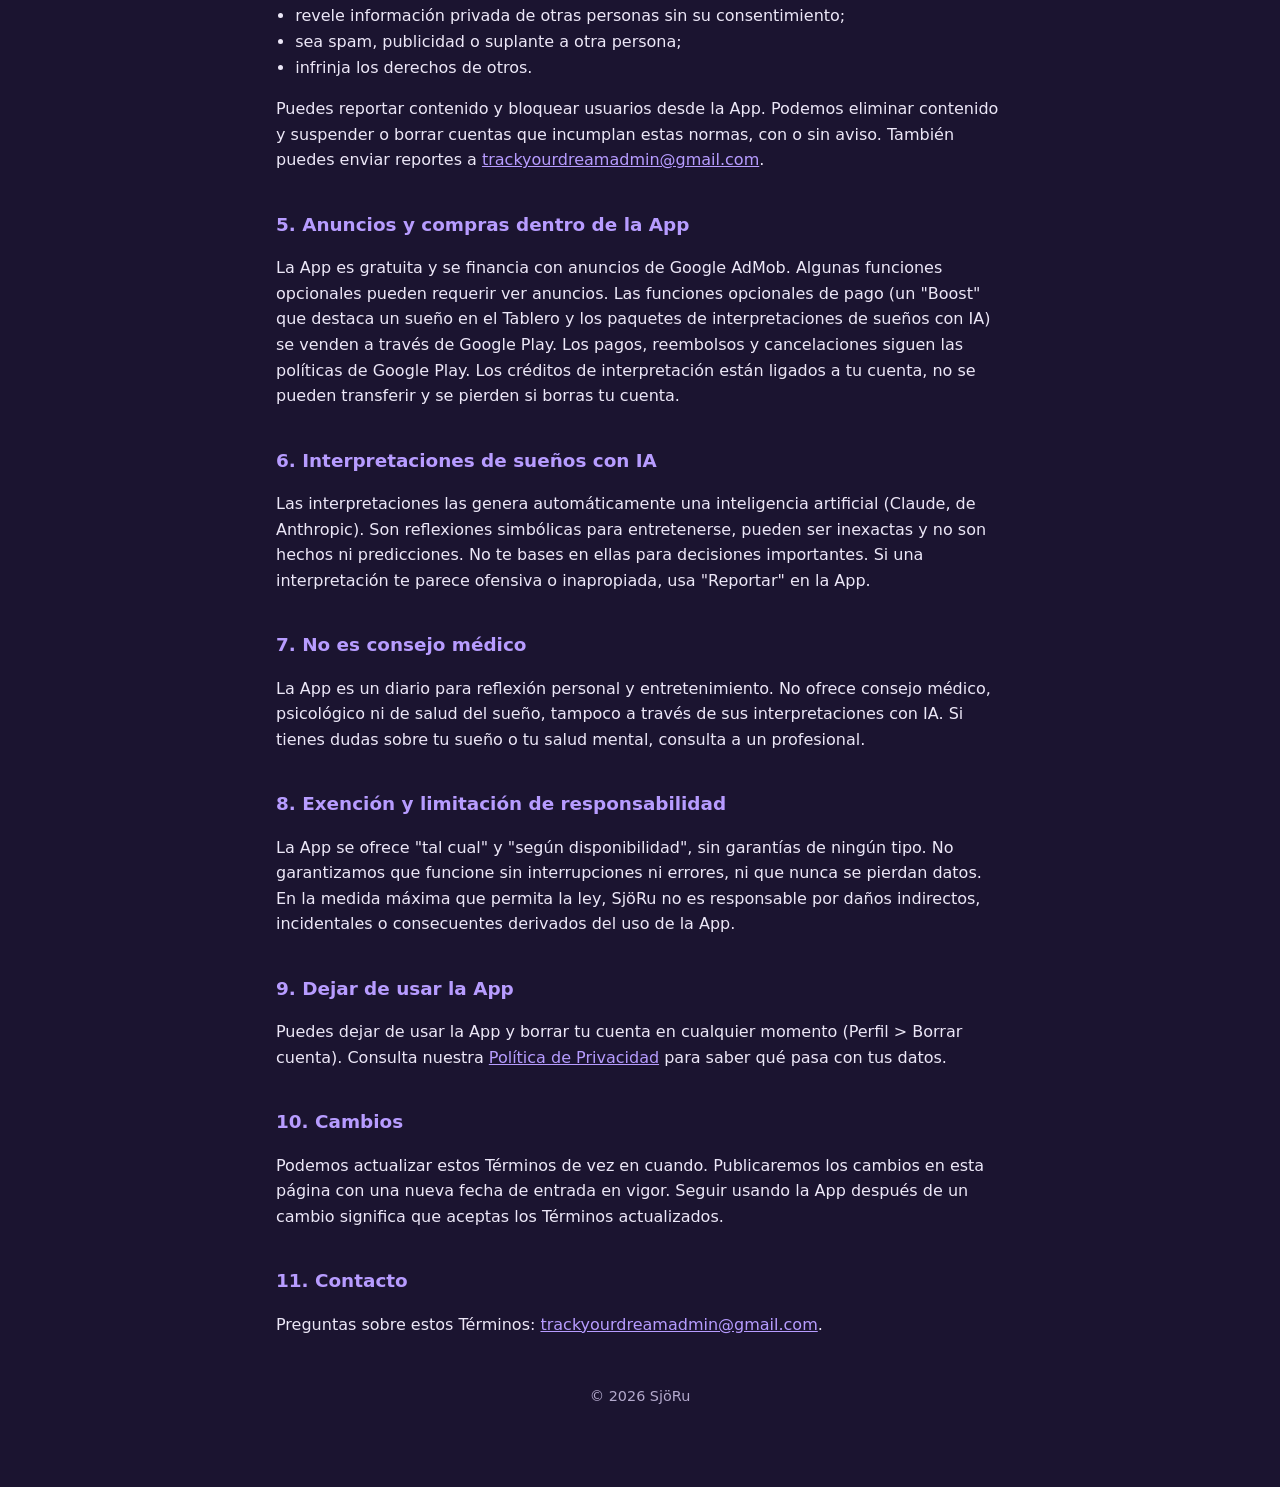
<file: terms.html>
<!doctype html>
<html lang="en">
<head>
  <meta charset="utf-8">
  <meta name="viewport" content="width=device-width, initial-scale=1">
  <title>Terms of Service – Track Your Dreams</title>
  <link rel="icon" href="icon.png">
  <link rel="stylesheet" href="style.css">
</head>
<body>
<main>
  <nav><a href="index.html">← Track Your Dreams</a> <a href="#es">Español</a></nav>

  <h1>Terms of Service</h1>
  <p class="small">Effective date: October 30, 2026</p>

  <p>These Terms govern your use of Track Your Dreams ("the App"), developed by SjöRu. By using the App you agree to these Terms. If you do not agree, please do not use the App.</p>

  <h2>1. Who can use the App</h2>
  <p>You must be at least 13 years old to use the App. If you are under the age of majority where you live, you may use it only with the permission of a parent or guardian.</p>

  <h2>2. Your account</h2>
  <p>The App creates an anonymous account for you. You can optionally link a Google account to recover your journal. You are responsible for activity on your account and for keeping access to your linked Google account secure. An unlinked account cannot be recovered if you uninstall the App.</p>

  <h2>3. Your content</h2>
  <p>You own the dreams, comments and other content you create. By sharing content on the community Board or with friends, you give us a non-exclusive, worldwide, royalty-free license to store, display and distribute it within the App so the sharing features can work. You can stop sharing or delete your content at any time.</p>

  <h2>4. Community rules</h2>
  <p>When you share dreams or post comments, you agree not to post content that:</p>
  <ul>
    <li>is illegal, harassing, hateful, threatening or discriminatory;</li>
    <li>is sexually explicit or involves minors in any sexual way;</li>
    <li>reveals other people's private information without their consent;</li>
    <li>is spam, advertising or impersonates someone else;</li>
    <li>infringes someone else's rights.</li>
  </ul>
  <p>You can report content and block users from inside the App. We may remove content and suspend or delete accounts that break these rules, with or without notice. Reports can be sent to <a href="mailto:trackyourdreamadmin@gmail.com">trackyourdreamadmin@gmail.com</a>.</p>

  <h2>5. Ads and in-app purchases</h2>
  <p>The App is free and is supported by ads served by Google AdMob. Some optional features may require watching ads. Optional paid features — a "Boost" that highlights a dream on the Board, and packs of AI dream interpretations — are sold through Google Play. Payments, refunds and cancellations follow Google Play's policies. Interpretation credits are tied to your account, cannot be transferred, and are lost if you delete your account.</p>

  <h2>6. AI dream interpretations</h2>
  <p>Interpretations are generated automatically by artificial intelligence (Anthropic's Claude). They are symbolic reflections for entertainment, may be inaccurate, and are not facts or predictions. Don't rely on them for important decisions. If an interpretation seems offensive or inappropriate, use "Report" in the App.</p>

  <h2>7. Not medical advice</h2>
  <p>The App is a journal for personal reflection and entertainment. It does not provide medical, psychological or sleep-health advice, including through its AI interpretations. If you have concerns about your sleep or mental health, consult a qualified professional.</p>

  <h2>8. Disclaimer and limitation of liability</h2>
  <p>The App is provided "as is" and "as available", without warranties of any kind. We do not guarantee that it will be uninterrupted or error-free, or that data will never be lost. To the maximum extent permitted by law, SjöRu is not liable for any indirect, incidental or consequential damages arising from your use of the App.</p>

  <h2>9. Ending your use</h2>
  <p>You can stop using the App and delete your account at any time (Profile &gt; Delete account). See our <a href="privacy.html">Privacy Policy</a> for what happens to your data.</p>

  <h2>10. Changes</h2>
  <p>We may update these Terms from time to time. We will post changes on this page with a new effective date. Continuing to use the App after a change means you accept the updated Terms.</p>

  <h2>11. Contact</h2>
  <p>Questions about these Terms: <a href="mailto:trackyourdreamadmin@gmail.com">trackyourdreamadmin@gmail.com</a>.</p>

  <hr id="es">

  <h1>Términos de Servicio</h1>
  <p class="small">Fecha de entrada en vigor: 30 de octubre de 2026</p>

  <p>Estos Términos regulan el uso de Track Your Dreams ("la App"), desarrollada por SjöRu. Al usar la App aceptas estos Términos. Si no estás de acuerdo, no uses la App.</p>

  <h2>1. Quién puede usar la App</h2>
  <p>Debes tener al menos 13 años para usar la App. Si eres menor de edad según las leyes de tu país, solo puedes usarla con permiso de tu madre, padre o tutor.</p>

  <h2>2. Tu cuenta</h2>
  <p>La App crea una cuenta anónima para ti. Opcionalmente puedes vincular una cuenta de Google para recuperar tu diario. Eres responsable de la actividad en tu cuenta y de mantener segura tu cuenta de Google vinculada. Una cuenta sin vincular no se puede recuperar si desinstalas la App.</p>

  <h2>3. Tu contenido</h2>
  <p>Eres dueño de los sueños, comentarios y demás contenido que creas. Al compartir contenido en el Tablero de la comunidad o con amigos, nos das una licencia no exclusiva, mundial y gratuita para guardarlo, mostrarlo y distribuirlo dentro de la App, para que las funciones de compartir funcionen. Puedes dejar de compartir o eliminar tu contenido cuando quieras.</p>

  <h2>4. Normas de la comunidad</h2>
  <p>Al compartir sueños o publicar comentarios, te comprometes a no publicar contenido que:</p>
  <ul>
    <li>sea ilegal, acosador, de odio, amenazante o discriminatorio;</li>
    <li>sea sexualmente explícito o involucre a menores de forma sexual;</li>
    <li>revele información privada de otras personas sin su consentimiento;</li>
    <li>sea spam, publicidad o suplante a otra persona;</li>
    <li>infrinja los derechos de otros.</li>
  </ul>
  <p>Puedes reportar contenido y bloquear usuarios desde la App. Podemos eliminar contenido y suspender o borrar cuentas que incumplan estas normas, con o sin aviso. También puedes enviar reportes a <a href="mailto:trackyourdreamadmin@gmail.com">trackyourdreamadmin@gmail.com</a>.</p>

  <h2>5. Anuncios y compras dentro de la App</h2>
  <p>La App es gratuita y se financia con anuncios de Google AdMob. Algunas funciones opcionales pueden requerir ver anuncios. Las funciones opcionales de pago (un "Boost" que destaca un sueño en el Tablero y los paquetes de interpretaciones de sueños con IA) se venden a través de Google Play. Los pagos, reembolsos y cancelaciones siguen las políticas de Google Play. Los créditos de interpretación están ligados a tu cuenta, no se pueden transferir y se pierden si borras tu cuenta.</p>

  <h2>6. Interpretaciones de sueños con IA</h2>
  <p>Las interpretaciones las genera automáticamente una inteligencia artificial (Claude, de Anthropic). Son reflexiones simbólicas para entretenerse, pueden ser inexactas y no son hechos ni predicciones. No te bases en ellas para decisiones importantes. Si una interpretación te parece ofensiva o inapropiada, usa "Reportar" en la App.</p>

  <h2>7. No es consejo médico</h2>
  <p>La App es un diario para reflexión personal y entretenimiento. No ofrece consejo médico, psicológico ni de salud del sueño, tampoco a través de sus interpretaciones con IA. Si tienes dudas sobre tu sueño o tu salud mental, consulta a un profesional.</p>

  <h2>8. Exención y limitación de responsabilidad</h2>
  <p>La App se ofrece "tal cual" y "según disponibilidad", sin garantías de ningún tipo. No garantizamos que funcione sin interrupciones ni errores, ni que nunca se pierdan datos. En la medida máxima que permita la ley, SjöRu no es responsable por daños indirectos, incidentales o consecuentes derivados del uso de la App.</p>

  <h2>9. Dejar de usar la App</h2>
  <p>Puedes dejar de usar la App y borrar tu cuenta en cualquier momento (Perfil &gt; Borrar cuenta). Consulta nuestra <a href="privacy.html#es">Política de Privacidad</a> para saber qué pasa con tus datos.</p>

  <h2>10. Cambios</h2>
  <p>Podemos actualizar estos Términos de vez en cuando. Publicaremos los cambios en esta página con una nueva fecha de entrada en vigor. Seguir usando la App después de un cambio significa que aceptas los Términos actualizados.</p>

  <h2>11. Contacto</h2>
  <p>Preguntas sobre estos Términos: <a href="mailto:trackyourdreamadmin@gmail.com">trackyourdreamadmin@gmail.com</a>.</p>

  <footer><p>© 2026 SjöRu</p></footer>
</main>
</body>
</html>
</file>
<file: style.css>
:root {
  --bg: #1b1430;
  --card: #2a1f47;
  --accent: #b79cff;
  --text: #ece7f7;
  --muted: #b3a9cc;
}
* { box-sizing: border-box; }
body {
  margin: 0;
  background: var(--bg);
  color: var(--text);
  font: 16px/1.6 system-ui, -apple-system, "Segoe UI", Roboto, sans-serif;
}
main { max-width: 760px; margin: 0 auto; padding: 32px 16px 64px; }
header { text-align: center; margin-bottom: 32px; }
header img { width: 112px; height: 112px; border-radius: 24px; }
h1 { margin: 12px 0 4px; font-size: 2rem; }
h2 { margin-top: 2em; font-size: 1.15rem; color: var(--accent); }
a { color: var(--accent); }
.tagline { color: var(--muted); margin: 0; }
.card { background: var(--card); border-radius: 16px; padding: 20px 24px; margin: 16px 0; }
ul { padding-left: 1.2em; }
nav { text-align: center; margin: 24px 0; }
nav a { margin: 0 10px; white-space: nowrap; }
footer { text-align: center; color: var(--muted); font-size: 0.9rem; margin-top: 48px; }
hr { border: 0; border-top: 1px solid #3d3062; margin: 48px 0; }
.small { color: var(--muted); font-size: 0.9rem; }
</file>
